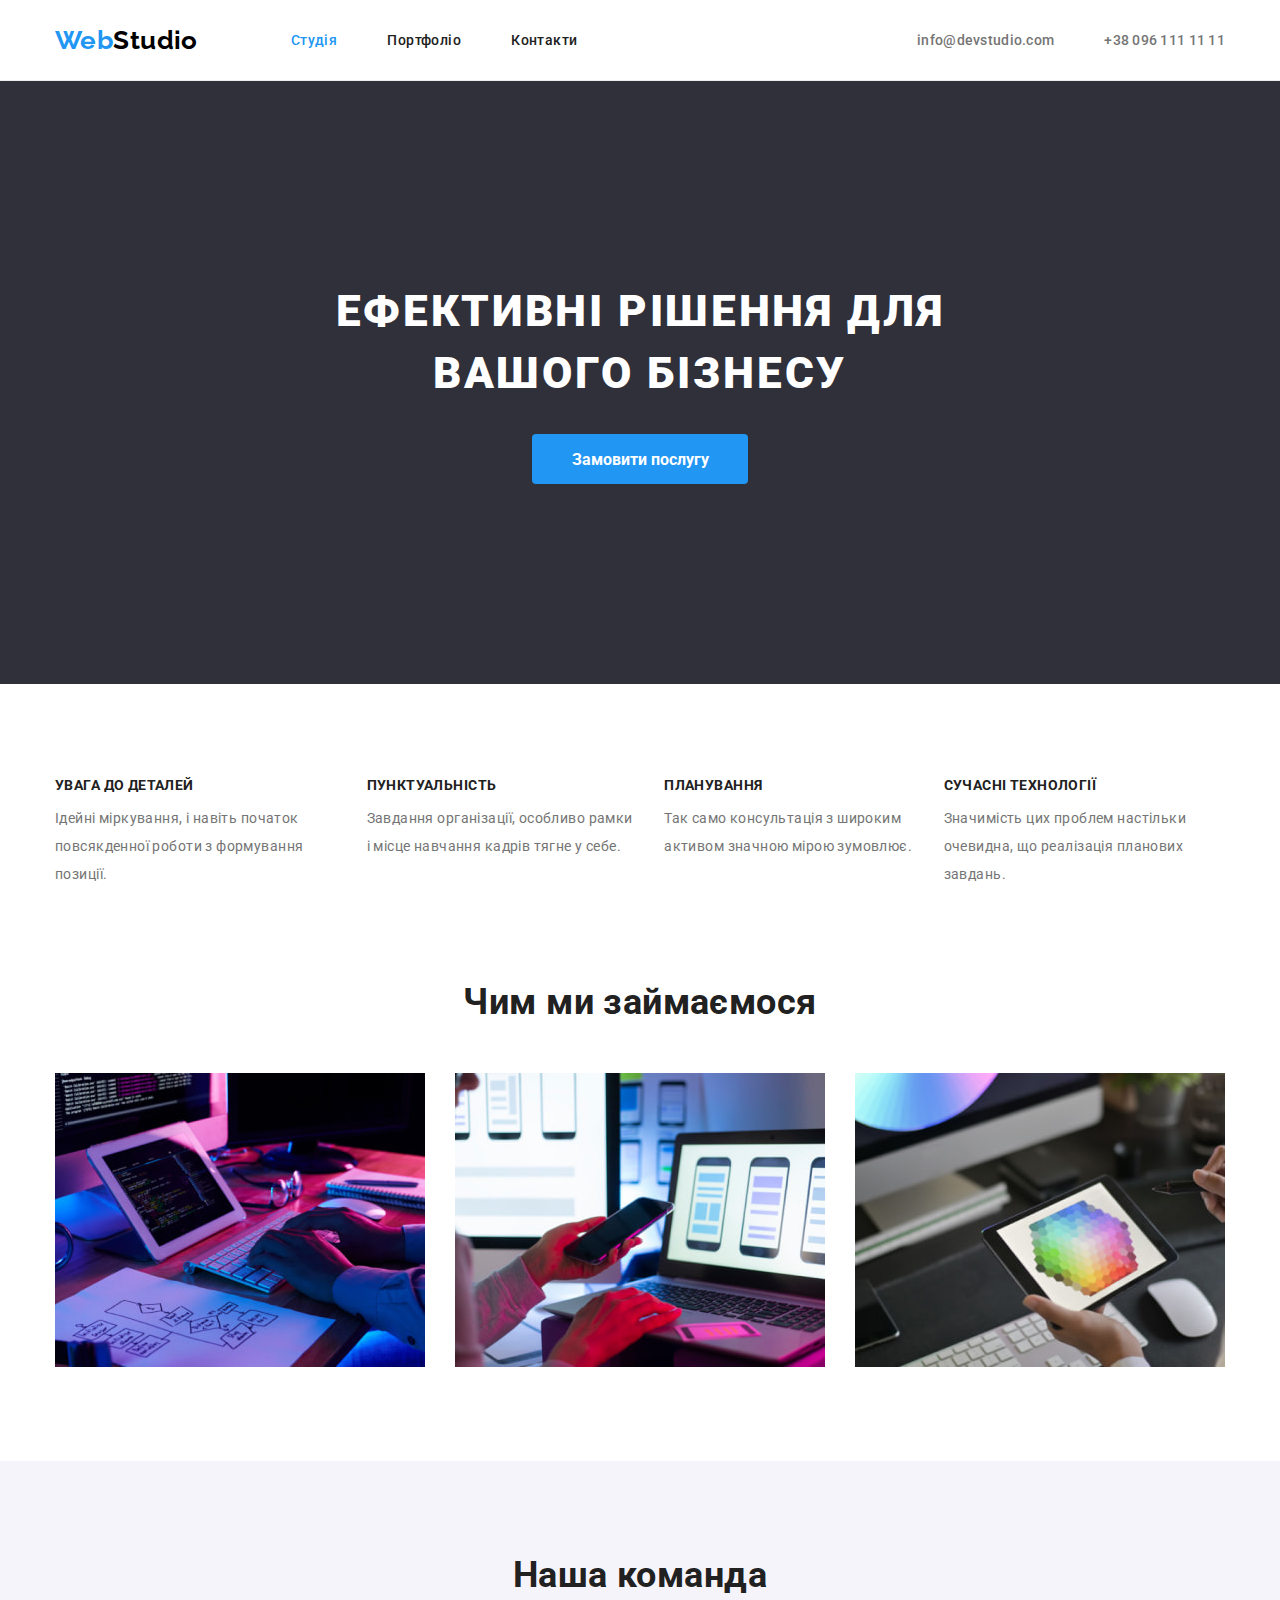
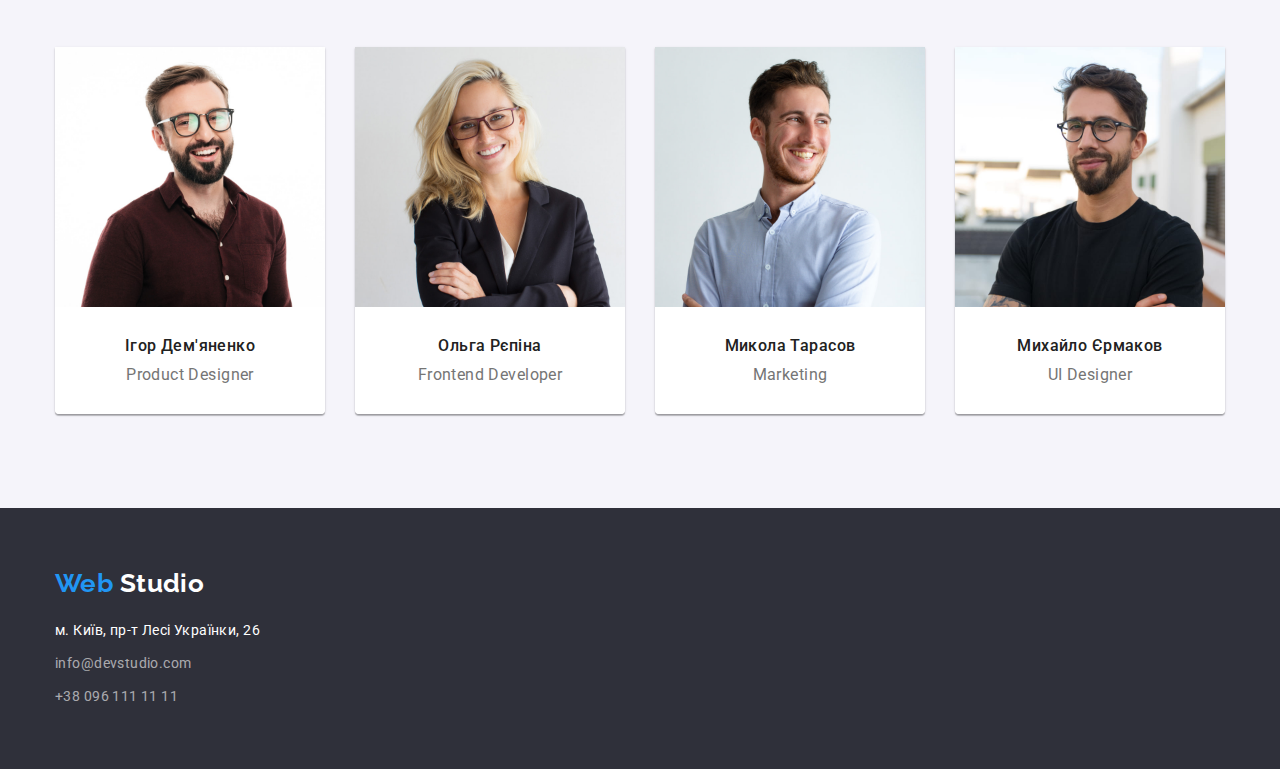
<file: index.html>
<!DOCTYPE html>
<html lang="uk">
	<head>
		<meta charset="UTF-8" />
		<meta http-equiv="X-UA-Compatible" content="IE=edge" />
		<meta name="viewport" content="width=device-width, initial-scale=1.0" />
		<title>Document</title>

		<link rel="preconnect" href="https://fonts.googleapis.com" />
		<link rel="preconnect" href="https://fonts.gstatic.com" crossorigin />
		<link
			href="https://fonts.googleapis.com/css2?family=Raleway:wght@700&family=Roboto:wght@400;500;700;900&display=swap"
			rel="stylesheet"
		/>

		<link rel="stylesheet" href="https://cdnjs.cloudflare.com/ajax/libs/modern-normalize/1.1.0/modern-normalize.min.css">

		<link rel="stylesheet" href="./css/styles.css" />
	</head>
	<body>
		<header class="page-header">
			<div class="container flex-wrapper">
				<nav class="flex-wrapper">
					<a href="./index.html" class="logo">
						<span>Web</span>Studio
					</a>
					<ul class="site-nav list">
						<li class="li-nav"><a class="link current" href="./index.html">Студія</a></li>
						<li class="li-nav"><a class="link" href="./portfolio.html">Портфоліо</a></li>
						<li class="li-nav"><a class="link" href="/">Контакти</a></li>
					</ul>
				</nav>
				<ul class="auth-nav list flex-wrapper">
					<li class="li-nav"><a href="mailto:info@devstudio.com" class="link">info@devstudio.com</a></li>
					<li class="li-nav"><a href="tel:+380961111111" class="link">+38 096 111 11 11</a></li>
				</ul>
			</div>
		</header>
		<main>
			<section class="hero">
				<div class="container">
					<h1 class="hero-title">Ефективні рішення для<br>вашого бізнесу</h1>
					<button type="button" class="button-main">Замовити послугу</button>
				</div>
			</section>
			<section class="section features">
				<div class="container">
					<h2 class="section-title invisible">Особливості</h2>
					<ul class="list flex-wrapper">
						<li class="li-features">
							<h3 class="features-title">Увага до деталей</h3>
							<p>Ідейні міркування, і навіть початок повсякденної роботи з формування позиції.</p>
						</li>
						<li class="li-features">
							<h3 class="features-title">Пунктуальність</h3>
							<p>Завдання організації, особливо рамки і місце навчання кадрів тягне у себе.</p>
						</li>
						<li class="li-features">
							<h3 class="features-title">Планування</h3>
							<p>Так само консультація з широким активом значною мірою зумовлює.</p>
						</li>
						<li class="li-features">
							<h3 class="features-title">Сучасні технології</h3>
							<p>Значимість цих проблем настільки очевидна, що реалізація планових завдань.</p>
						</li>
					</ul>
				</div>
			</section>
			<section class="section activity">
				<div class="container">
					<h2 class="section-title">Чим ми займаємося</h2>
					<ul class="list flex-wrapper">
						<li class="li-activity">
							<img src="./images/img_1.jpg" alt="Розробник пише код за комп'ютером " width="370" />
						</li>
						<li class="li-activity">
							<img src="./images/img_2.jpg" alt="Дизайнер розробляє мобільний додаток" width="370" />
						</li>
						<li class="li-activity">
							<img src="./images/img_3.jpg" alt="Дизайнер працює з кольорами" width="370" />
						</li>
					</ul>
				</div>
			</section>
			<section class="section team">
				<div class="container">
					<h2 class="section-title">Наша команда</h2>
					<ul class="list flex-wrapper">
						<li class="li-team">
							<div class="team-card">
								<img src="./images/photo_1.jpg" alt="фото Ігор Дем'яненко" width="270" />
								<div class="team-txt">
									<h3 class="team-title">Ігор Дем'яненко</h3>
									<p lang="en">Product Designer</p>
								</div>
							</div>
						</li>
						<li class="li-team">
							<div class="team-card">
								<img src="./images/photo_2.jpg" alt="Фото Ольга Рєпіна" width="270" />
								<div class="team-txt">
									<h3 class="team-title">Ольга Рєпіна</h3>
									<p lang="en">Frontend Developer</p>
								</div>
							</div>
						</li>
						<li class="li-team">
							<div class="team-card">
								<img src="./images/photo_3.jpg" alt="Фото Микола Тарасов" width="270" />
								<div class="team-txt">
									<h3 class="team-title">Микола Тарасов</h3>
									<p lang="en">Marketing</p>
								</div>
							</div>
						</li>
						<li class="li-team">
							<div class="team-card">
								<img src="./images/photo_4.jpg" alt="Фото Михайло Єрмаков" width="270" />
								<div class="team-txt">
									<h3 class="team-title">Михайло Єрмаков</h3>
									<p lang="en">UI Designer</p>
								</div>
							</div>
						</li>
					</ul>
				</div>
			</section>
		</main>
		<footer>
			<div class="container">
				<a href="./index.html" class="logo footer-logo">
					<span>Web</span>
					Studio
				</a>
				<address>
					<ul class="list">
						<li class="physical-adress">
							<a
								href="https://goo.gl/maps/3icZk8ziE2WaZkWX6"
								target="_blank"
								rel="noopener noreferrer"
								class="footer-link"
							>
								м. Київ, пр-т Лесі Українки, 26
							</a>
						</li>
						<li><a href="mailto:info@devstudio.com" class="footer-link">info@devstudio.com</a></li>
						<li><a href="tel:+380961111111" class="footer-link">+38 096 111 11 11</a></li>
					</ul>
				</address>
			</div>
		</footer>
	</body>
</html>
</file>
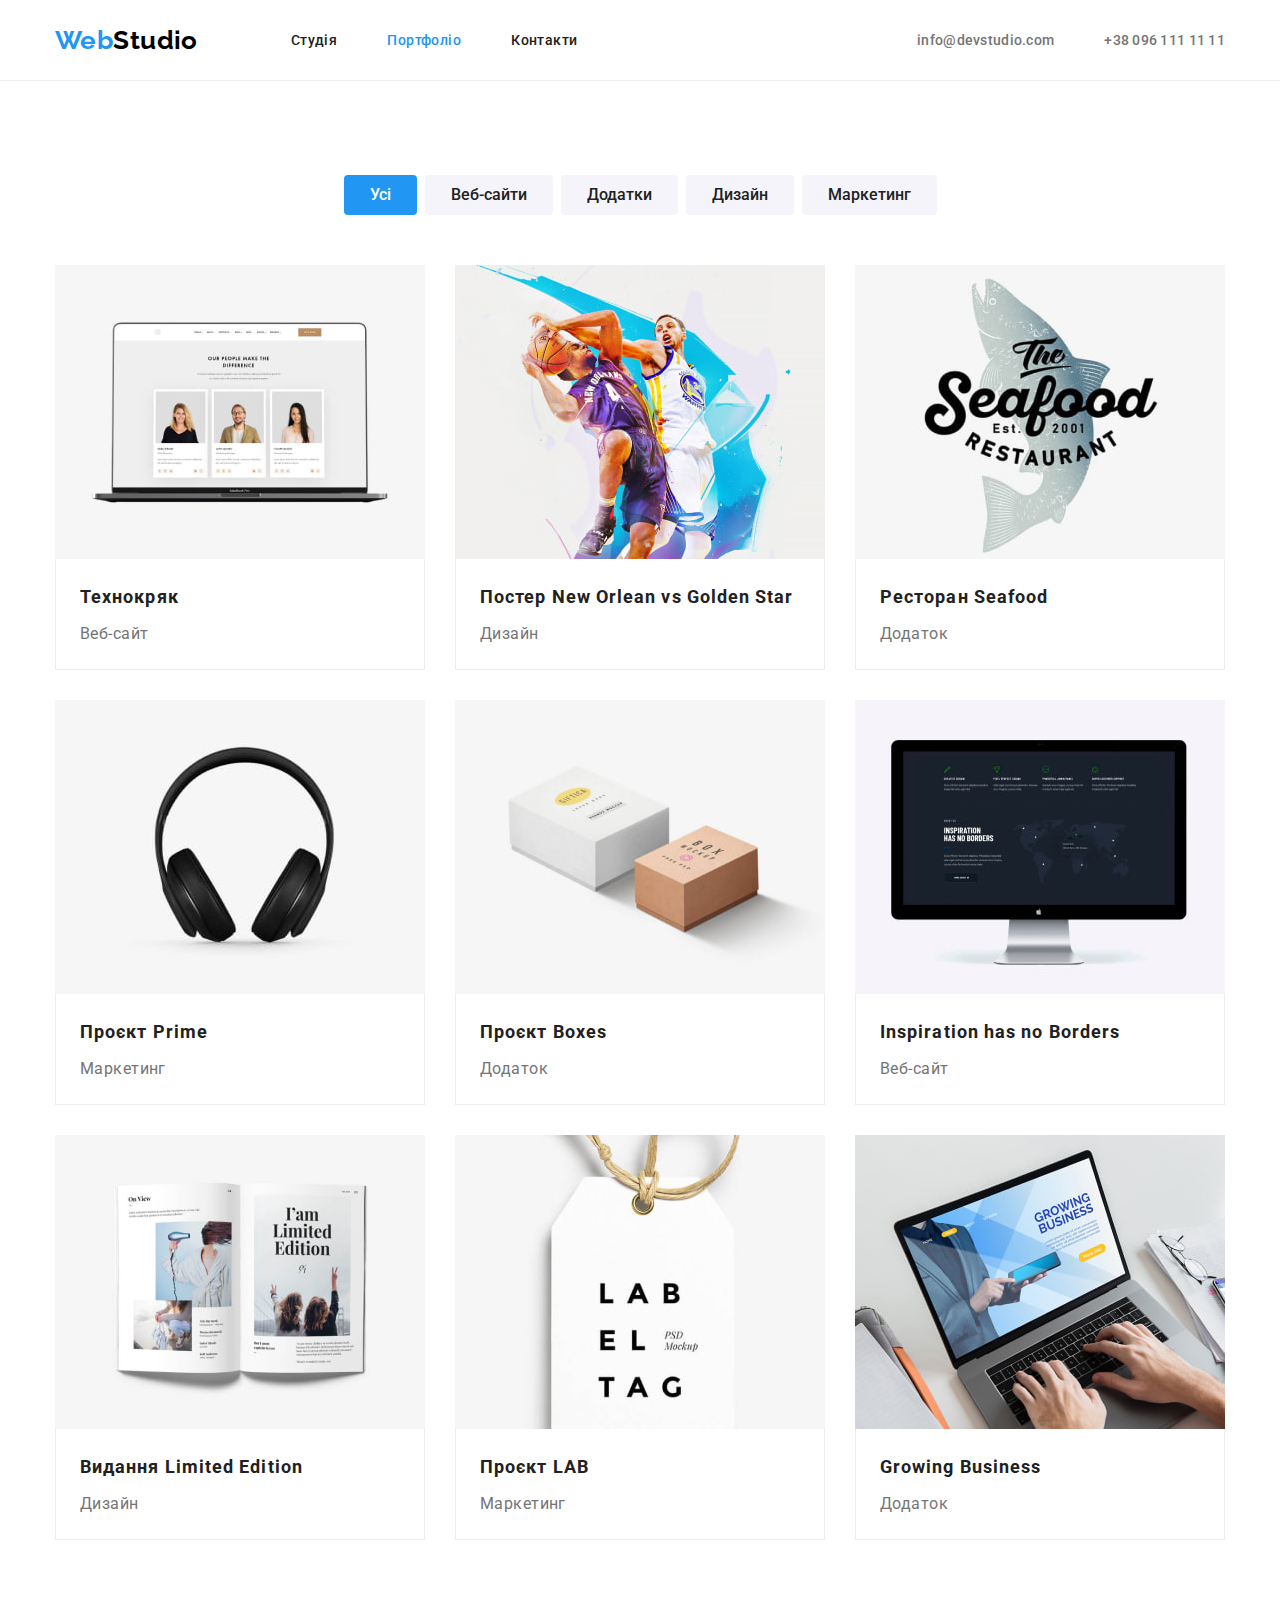
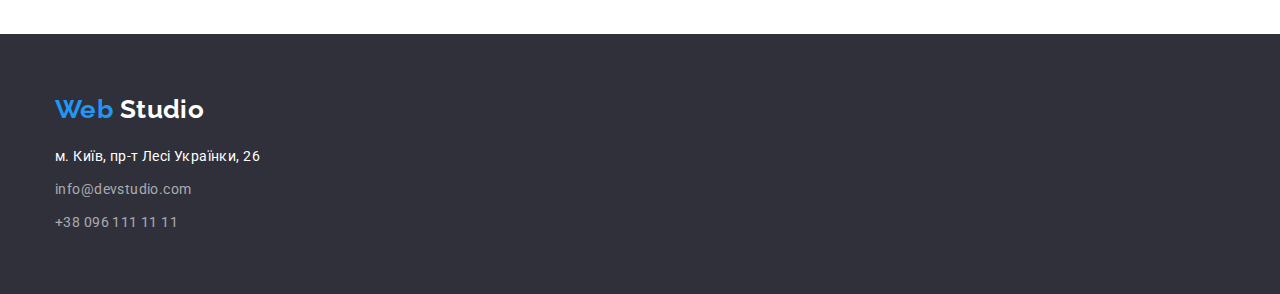
<file: portfolio.html>
<!DOCTYPE html>
<html lang="uk">
	<head>
		<meta charset="UTF-8" />
		<meta http-equiv="X-UA-Compatible" content="IE=edge" />
		<meta name="viewport" content="width=device-width, initial-scale=1.0" />
		<title>Document</title>
		<link rel="preconnect" href="https://fonts.googleapis.com" />
		<link rel="preconnect" href="https://fonts.gstatic.com" crossorigin />
		<link
			href="https://fonts.googleapis.com/css2?family=Raleway:wght@700&family=Roboto:wght@400;500;700;900&display=swap"
			rel="stylesheet"
		/>
        <link rel="stylesheet" href="https://cdnjs.cloudflare.com/ajax/libs/modern-normalize/1.1.0/modern-normalize.min.css">
		<link rel="stylesheet" href="./css/styles.css" />
	</head>
	<body>
		<header class="page-header">
			<div class="container flex-wrapper">
				<nav class="flex-wrapper">
					<a href="./index.html" class="logo">
						<span>Web</span>Studio
					</a>
					<ul class="site-nav list">
						<li class="li-nav"><a class="link" href="./index.html">Студія</a></li>
						<li class="li-nav"><a class="link current" href="./portfolio.html">Портфоліо</a></li>
						<li class="li-nav"><a class="link" href="/">Контакти</a></li>
					</ul>
				</nav>
				<ul class="auth-nav list flex-wrapper">
					<li class="li-nav"><a href="mailto:info@devstudio.com" class="link">info@devstudio.com</a></li>
					<li class="li-nav"><a href="tel:+380961111111" class="link">+38 096 111 11 11</a></li>
				</ul>
			</div>
		</header>
		<main>
            <section class="portfolio">
                <div class="container">
                    <h1 class="invisible">Наші проєкти</h1>
                    <ul class="list portfolio-buttons">
                        <li class="li-button"><button type="button" class="button-nav active">Усі</button></li>
                        <li class="li-button"><button type="button" class="button-nav">Веб-сайти</button></li>
                        <li class="li-button"><button type="button" class="button-nav">Додатки</button></li>
                        <li class="li-button"><button type="button" class="button-nav">Дизайн</button></li>
                        <li class="li-button"><button type="button" class="button-nav">Маркетинг</button></li>
                    </ul>
                    <ul class="list flex-wrapper">
                        <li class="portfolio-item">
                            <img src="./images/portfolio_img_1.jpg" alt="Веб-сайт компанії Технокряк" width="370"/>
                            <div class="portfolio-info">
                                <h2 class="portfolio-subtitle">Технокряк</h2>
                                <p class="portfolio-text">Веб-сайт</p>
                            </div>
                        </li>
                        <li class="portfolio-item">
                            <img src="./images/portfolio_img_2.jpg" alt="Дизайн постера New Orlean vs Golden Star" width="370"/>
                            <div class="portfolio-info">
                                <h2 class="portfolio-subtitle">Постер New Orlean vs Golden Star</h2>
                                <p class="portfolio-text">Дизайн</p>
                            </div>
                        </li>
                        <li class="portfolio-item">
                            <img src="./images/portfolio_img_3.jpg" alt="Логотип ресторану Seafood" width="370"/>
                            <div class="portfolio-info">
                                <h2 class="portfolio-subtitle">Ресторан Seafood</h2>
                                <p class="portfolio-text">Додаток</p>
                            </div>
                        </li>
                        <li class="portfolio-item">
                            <img src="./images/portfolio_img_4.jpg" alt="Навушники чорного кольору" width="370"/>
                            <div class="portfolio-info">
                                <h2 class="portfolio-subtitle">Проєкт Prime</h2>
                                <p class="portfolio-text">Маркетинг</p>
                            </div>
                        </li>
                        <li class="portfolio-item">
                            <img src="./images/portfolio_img_5.jpg" alt="Дві картонних коробки з лого Boxes" width="370"/>
                            <div class="portfolio-info">
                                <h2 class="portfolio-subtitle">Проєкт Boxes</h2>
                                <p class="portfolio-text">Додаток</p>
                            </div>
                        </li>
                        <li class="portfolio-item">
                            <img src="./images/portfolio_img_6.jpg" alt="Компьютер з відкритим сайтом Inspiration has no Borders" width="370"/>
                            <div class="portfolio-info">
                                <h2 class="portfolio-subtitle">Inspiration has no Borders</h2>
                                <p class="portfolio-text">Веб-сайт</p>
                            </div>
                        </li>
                        <li class="portfolio-item">
                            <img src="./images/portfolio_img_7.jpg" alt="Дизайн розвороту книги видання Limited Edition" width="370"/>
                            <div class="portfolio-info">
                                <h2 class="portfolio-subtitle">Видання Limited Edition</h2>
                                <p class="portfolio-text">Дизайн</p>
                            </div>
                        </li>
                        <li class="portfolio-item">
                            <img src="./images/portfolio_img_8.jpg" alt="Паперовий тег з логотипом Проєкт LAB" width="370"/>
                            <div class="portfolio-info">
                                <h2 class="portfolio-subtitle">Проєкт LAB</h2>
                                <p class="portfolio-text">Маркетинг</p>
                            </div>
                        </li>
                        <li class="portfolio-item">
                            <img src="./images/portfolio_img_9.jpg" alt="Відкритий ноутбук з додатком Growing Business" width="370"/>
                            <div class="portfolio-info">
                                <h2 class="portfolio-subtitle">Growing Business</h2>
                                <p class="portfolio-text">Додаток</p>
                            </div>
                        </li>
                    </ul>
                </div>
            </section>
		</main>
		<footer>
			<div class="container">
				<a href="./index.html" class="logo footer-logo">
					<span>Web</span>
					Studio
				</a>
				<address>
					<ul class="list">
						<li class="physical-adress">
							<a
								href="https://goo.gl/maps/3icZk8ziE2WaZkWX6"
								target="_blank"
								rel="noopener noreferrer"
								class="footer-link"
							>
								м. Київ, пр-т Лесі Українки, 26
							</a>
						</li>
						<li><a href="mailto:info@devstudio.com" class="footer-link">info@devstudio.com</a></li>
						<li><a href="tel:+380961111111" class="footer-link">+38 096 111 11 11</a></li>
					</ul>
				</address>
			</div>
		</footer>
	</body>
</html>
</file>
<file: css/styles.css>
:root {
    --main-text-color: #757575;
    --title-text-color: #212121;
    --acsent-color: #2196F3;
    --white-color: #FFFFFF;
    --light-bg-color: #F5F4FA;
    --dark-bg-color: #2F303A;
    --button-color: #F5F4FA;
}

body {
    font-family: "Roboto", Verdana, Arial, Helvetica, sans-serif;
    font-style: normal;
    font-weight: 400;
    font-size: 14px;
    letter-spacing: 0.03em;
    background-color: var(--white-color);
    color: var(--main-text-color);
}

h1, h2, h3, ul, p, img {
    margin: 0;
}
img { display: block;}

.container {
    width: 1200px;
    padding: 0 15px;
    margin: 0 auto;
}
/* ??? wrap??? */

.flex-wrapper {
    display: flex;
    align-items: center;
}

.list {
    padding: 0;
    list-style: none;
}

/* site nav */

header {
min-height: 80px;
padding-top: 25px;
padding-bottom: 24px;
border-bottom: 1px solid #ECECEC;
}

.logo {
    margin-right: 93px;
    font-family: "Raleway", sans-serif;
    font-weight: 700;
    font-size: 26px;
    line-height: 1.19;
    text-decoration: none;
    color: #000000;
}

.logo > span {
    color: var(--acsent-color);
}

.site-nav {
    display: flex;
    justify-content: space-between;
    align-items: center;
}


.site-nav .link {
    font-weight: 500;
    font-size: 14px;
    text-decoration: none;
    color: #212121;
}

.li-nav + .li-nav {
    margin-left: 50px;
}

.site-nav .link.current {
    color: var(--acsent-color);
}
.site-nav .link:hover,
.site-nav .link:focus,
.auth-nav .link:hover,
.auth-nav .link:focus,
.footer-link:hover,
.footer-link:focus {
    color: var(--acsent-color);
}

.auth-nav {
    margin-left: auto;
}

.auth-nav .link{
    font-weight: 500;
    letter-spacing: 0.02em;
    color: var(--main-text-color);
    text-decoration: none;
}


/* Hero */
.hero {
    padding-top: 200px;
    padding-bottom: 200px;
    background-color: var(--dark-bg-color);
    text-align: center;
}
.hero-title {
    margin-bottom: 30px;
    font-weight: 900;
    font-size: 44px;
    line-height: 1.4;
    letter-spacing: 0.06em;
    text-transform: uppercase;
    color: var(--white-color);
}

/* Section */
.section-title {
    margin-bottom: 50px;
    font-weight: 700;
    font-size: 36px;
    text-align: center;
    color: var(--title-text-color);
}

/* Features */

.features {
    border-color: var(--white-color);
    padding-top: 94px;
    padding-bottom: 94px;
}

.features .flex-wrapper {
    align-items: flex-start;
}



.li-features {
    width: calc((100%-90px)/4);
    margin-right: 30px;
}

.li-features:last-child {
    margin-right: 0;
}

.invisible {
    /* height: 0; */
    margin-bottom: 0;
    font-size: 0;
}

.features-title {
    margin-bottom: 10px;
    font-weight: 700;
    text-transform: uppercase;
    font-size: 14px;
    line-height: 1.14;

    color: var(--title-text-color);
}

.features p {
    line-height: 2;
}

button {
    cursor: pointer;
    border-radius: 4px;
    border: 1px solid transparent;
}

.button-main {
    display: block;
    margin: 0 auto;
    padding: 10px 32px;
    width: 216px;
    height: 50px;

    font-weight: 700;
    font-size: 16px;
    line-height: 1.88;

    color: var(--white-color);
    background-color: var(--acsent-color);
}

.activity {
    border-color: var(--white-color);
    padding-bottom: 94px;
}
.li-activity + .li-activity, 
.li-team +.li-team {
    margin-left: 30px;
}

.li-activity {
    flex-basis: calc((100%-60px)/3);
}


/* our team */

.team {
    background-color: var(--light-bg-color);
    padding-top: 94px;
    padding-bottom: 94px;
}

.team-card {
    border-radius: 0px 0px 4px 4px;
    box-shadow: 0px 1px 3px rgba(0, 0, 0, 0.12), 0px 1px 1px rgba(0, 0, 0, 0.14), 0px 2px 1px rgba(0, 0, 0, 0.2);
}

.team-txt {
    padding-top: 30px;
    padding-bottom: 30px;
    border-radius: 0px 0px 4px 4px;
    background-color: var(--white-color);
}

.team-title {
    margin-bottom: 10px;
    font-weight: 500;
    font-size: 16px;
    color: var(--title-text-color);
    text-align: center;
}
 .li-team {
    flex-basis: calc((100%-90px)/4);
 }

.team p {
    font-size: 16px;
    line-height: 1.19;
    text-align: center;
}

/* Footer */
footer {
    padding: 60px 0;
    background-color: var(--dark-bg-color);
    font-style: normal;
}

.footer-logo {
    margin-right: 0;
    color: var(--white-color);
}

address li {
    margin-top: 9px;
}

.footer-link {
    display: inline-block;

    font-style: normal;
    font-size: 14px;
    line-height: 1.71;
    text-decoration: none;
    color: rgba(255, 255, 255, 0.6);
}
 
.physical-adress {
    margin-top: 20px;
}

.physical-adress a {
    color: var(--white-color);
}

/* Portfolio */

.portfolio {
    padding: 94px 0;
}

.portfolio-buttons {
    display: flex;
    justify-content: center;
    align-items: center;
    margin-bottom: 50px;
}

.li-button + .li-button {
    margin-left: 8px;
}

.button-nav {
    display: block;
    padding: 6px 25px;
    color: var(--title-text-color);
    background-color: var(--button-color);
    font-weight: 500;
    font-size: 16px;
    line-height: 1.63;
    text-align: center;
}
.button-nav.active,
.button-nav:hover,
.button-nav:focus {
    color: var(--white-color);
    background-color: var(--acsent-color); 
    cursor: pointer;
}

/* .portfolio-title {
    font-weight: 900;
    font-size: 44px;
    line-height: 1.4;
    text-align: center;
    letter-spacing: 0.06em;
    text-transform: uppercase;
    color: var(--title-text-color);
} */

.portfolio .flex-wrapper {
    flex-wrap: wrap;
}

.portfolio-item {
    margin-right: 30px;
    margin-bottom: 30px;
}

.portfolio-item:nth-child(3n) {
    margin-right: 0;
}

.portfolio-item:nth-last-child(-n + 3) {
    margin-bottom: 0;
}

.portfolio-info {
    padding: 20px 24px;
    border-bottom: 1px solid #ECECEC;
    border-right: 1px solid #ECECEC;
    border-left: 1px solid #ECECEC;
}

.portfolio-subtitle {
    margin-bottom: 4px;
    font-weight: 700;
    font-size: 18px;
    line-height: 2;
    letter-spacing: 0.06em;
    color: var(--title-text-color);
}
.portfolio-text {
    font-size: 16px;
    line-height: 1.87;
}
</file>
